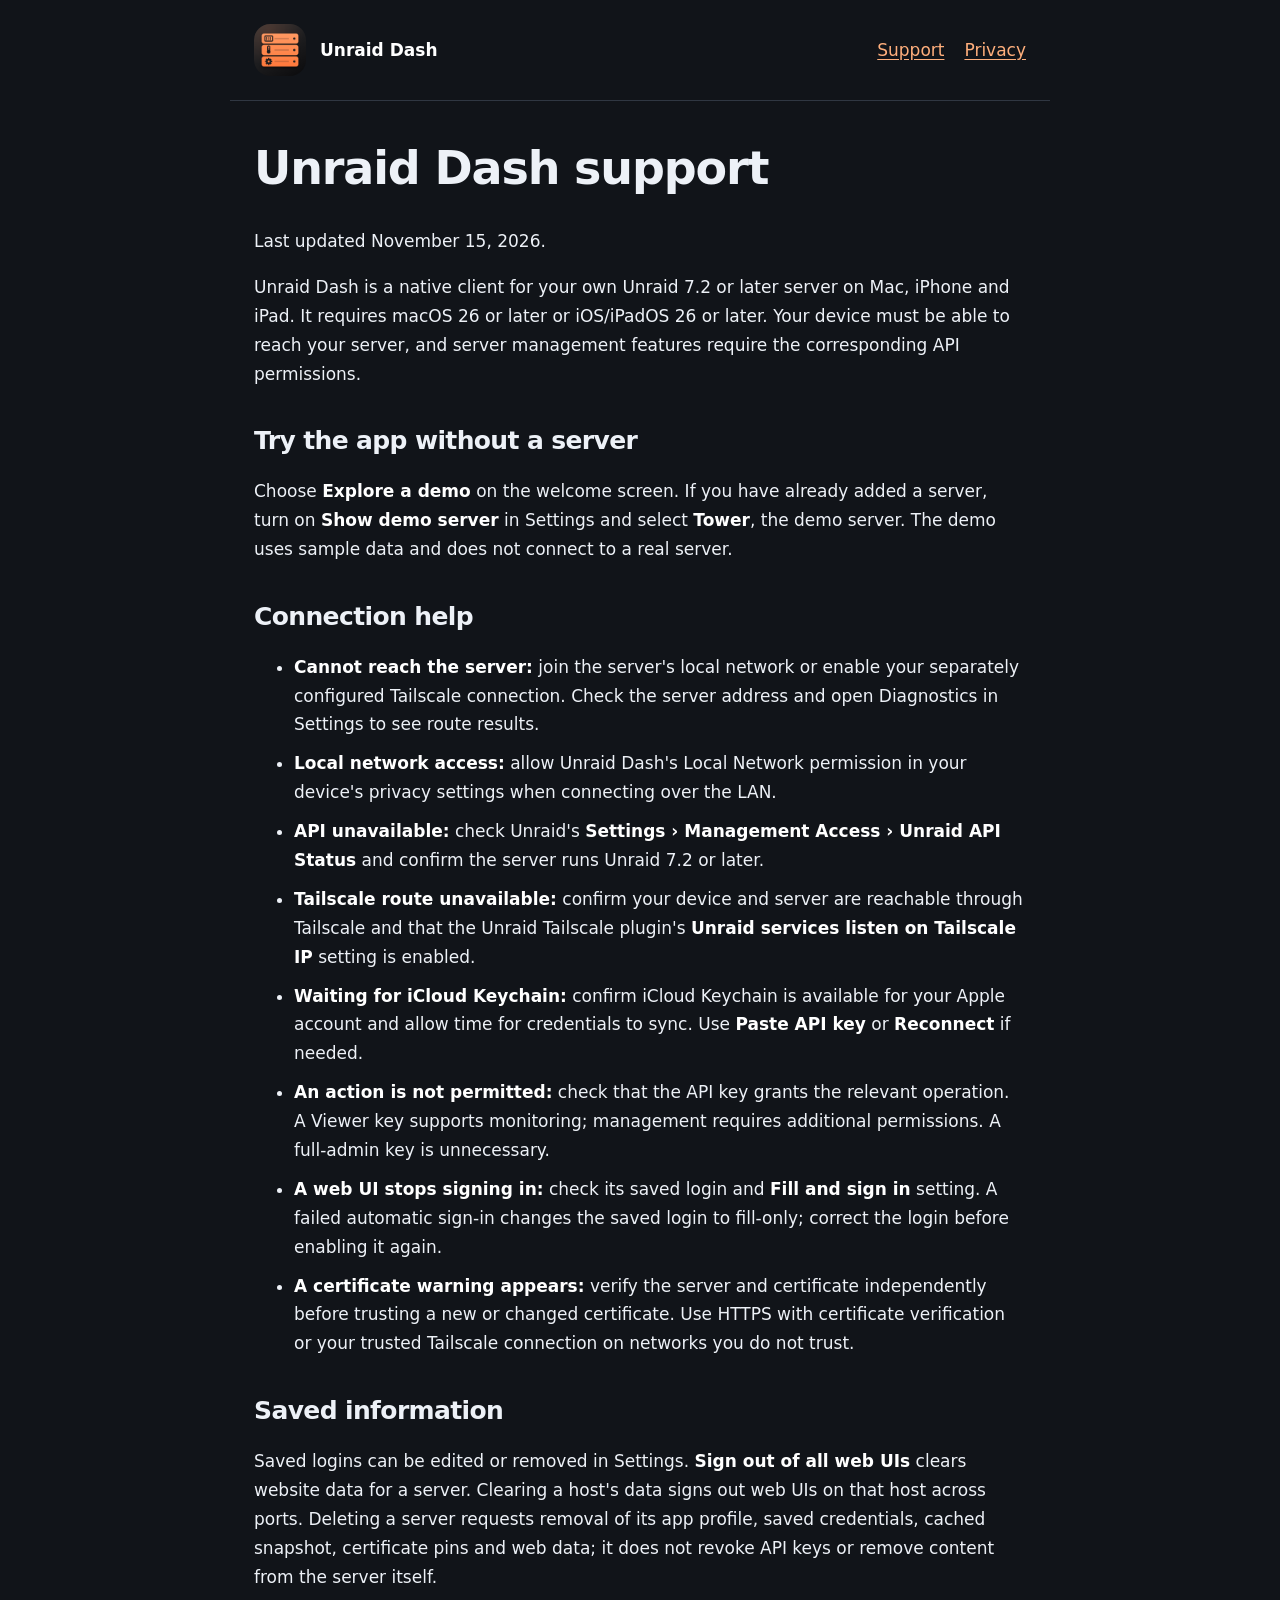
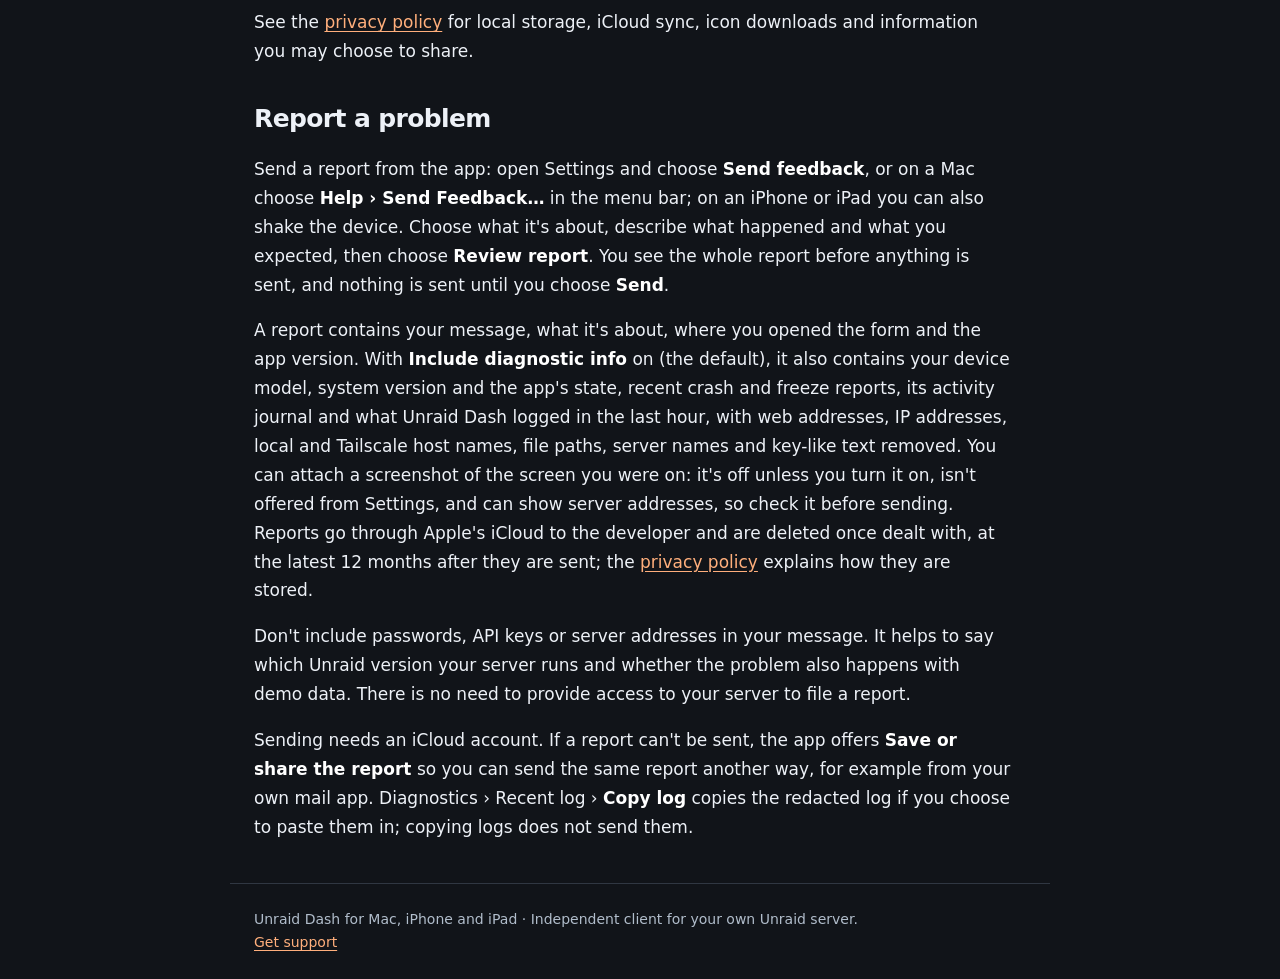
<file: index.html>
<!doctype html>
<html lang="en"><head><meta charset="utf-8"><meta name="viewport" content="width=device-width,initial-scale=1"><meta name="description" content="Unraid Dash support"><title>Unraid Dash support</title><link rel="stylesheet" href="style.css"><link rel="icon" href="icon.png"></head><body><header><img src="icon.png" width="52" height="52" alt=""><strong>Unraid Dash</strong><nav aria-label="Help pages"><a href="./">Support</a><a href="privacy.html">Privacy</a></nav></header><main><h1>Unraid Dash support</h1>
<p>Last updated November 15, 2026.</p>
<p>Unraid Dash is a native client for your own Unraid 7.2 or later server on Mac, iPhone and iPad. It requires macOS 26 or later or iOS/iPadOS 26 or later. Your device must be able to reach your server, and server management features require the corresponding API permissions.</p>
<h2>Try the app without a server</h2>
<p>Choose <strong>Explore a demo</strong> on the welcome screen. If you have already added a server, turn on <strong>Show demo server</strong> in Settings and select <strong>Tower</strong>, the demo server. The demo uses sample data and does not connect to a real server.</p>
<h2>Connection help</h2>
<ul>
<li><strong>Cannot reach the server:</strong> join the server's local network or enable your separately configured Tailscale connection. Check the server address and open Diagnostics in Settings to see route results.</li>
<li><strong>Local network access:</strong> allow Unraid Dash's Local Network permission in your device's privacy settings when connecting over the LAN.</li>
<li><strong>API unavailable:</strong> check Unraid's <strong>Settings › Management Access › Unraid API Status</strong> and confirm the server runs Unraid 7.2 or later.</li>
<li><strong>Tailscale route unavailable:</strong> confirm your device and server are reachable through Tailscale and that the Unraid Tailscale plugin's <strong>Unraid services listen on Tailscale IP</strong> setting is enabled.</li>
<li><strong>Waiting for iCloud Keychain:</strong> confirm iCloud Keychain is available for your Apple account and allow time for credentials to sync. Use <strong>Paste API key</strong> or <strong>Reconnect</strong> if needed.</li>
<li><strong>An action is not permitted:</strong> check that the API key grants the relevant operation. A Viewer key supports monitoring; management requires additional permissions. A full-admin key is unnecessary.</li>
<li><strong>A web UI stops signing in:</strong> check its saved login and <strong>Fill and sign in</strong> setting. A failed automatic sign-in changes the saved login to fill-only; correct the login before enabling it again.</li>
<li><strong>A certificate warning appears:</strong> verify the server and certificate independently before trusting a new or changed certificate. Use HTTPS with certificate verification or your trusted Tailscale connection on networks you do not trust.</li>
</ul>
<h2>Saved information</h2>
<p>Saved logins can be edited or removed in Settings. <strong>Sign out of all web UIs</strong> clears website data for a server. Clearing a host's data signs out web UIs on that host across ports. Deleting a server requests removal of its app profile, saved credentials, cached snapshot, certificate pins and web data; it does not revoke API keys or remove content from the server itself.</p>
<p>See the <a href="https://sequoyahgeber.github.io/unraid-dash-support/privacy.html">privacy policy</a> for local storage, iCloud sync, icon downloads and information you may choose to share.</p>
<h2>Report a problem</h2>
<p>Send a report from the app: open Settings and choose <strong>Send feedback</strong>, or on a Mac choose <strong>Help › Send Feedback…</strong> in the menu bar; on an iPhone or iPad you can also shake the device. Choose what it's about, describe what happened and what you expected, then choose <strong>Review report</strong>. You see the whole report before anything is sent, and nothing is sent until you choose <strong>Send</strong>.</p>
<p>A report contains your message, what it's about, where you opened the form and the app version. With <strong>Include diagnostic info</strong> on (the default), it also contains your device model, system version and the app's state, recent crash and freeze reports, its activity journal and what Unraid Dash logged in the last hour, with web addresses, IP addresses, local and Tailscale host names, file paths, server names and key-like text removed. You can attach a screenshot of the screen you were on: it's off unless you turn it on, isn't offered from Settings, and can show server addresses, so check it before sending. Reports go through Apple's iCloud to the developer and are deleted once dealt with, at the latest 12 months after they are sent; the <a href="https://sequoyahgeber.github.io/unraid-dash-support/privacy.html">privacy policy</a> explains how they are stored.</p>
<p>Don't include passwords, API keys or server addresses in your message. It helps to say which Unraid version your server runs and whether the problem also happens with demo data. There is no need to provide access to your server to file a report.</p>
<p>Sending needs an iCloud account. If a report can't be sent, the app offers <strong>Save or share the report</strong> so you can send the same report another way, for example from your own mail app. Diagnostics › Recent log › <strong>Copy log</strong> copies the redacted log if you choose to paste them in; copying logs does not send them.</p></main><footer>Unraid Dash for Mac, iPhone and iPad · Independent client for your own Unraid server.<br><a href="./">Get support</a></footer></body></html>
</file>
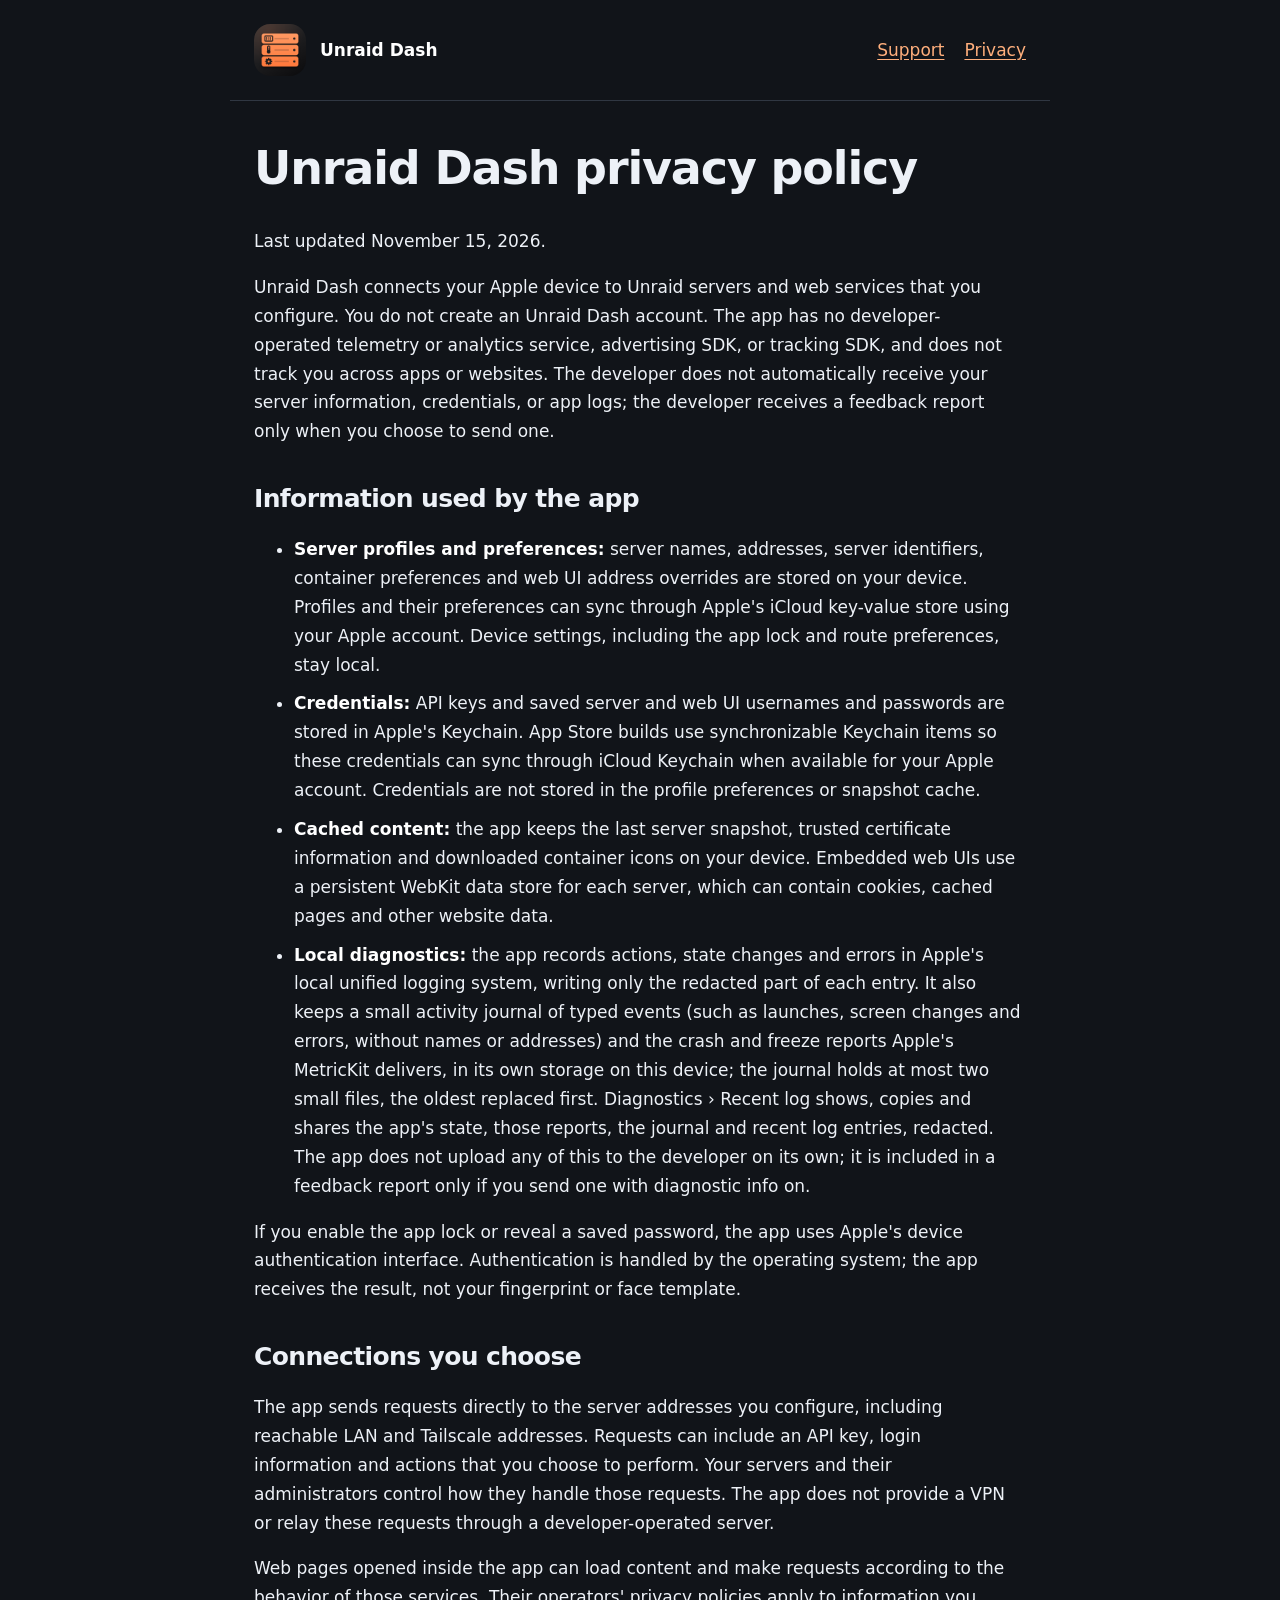
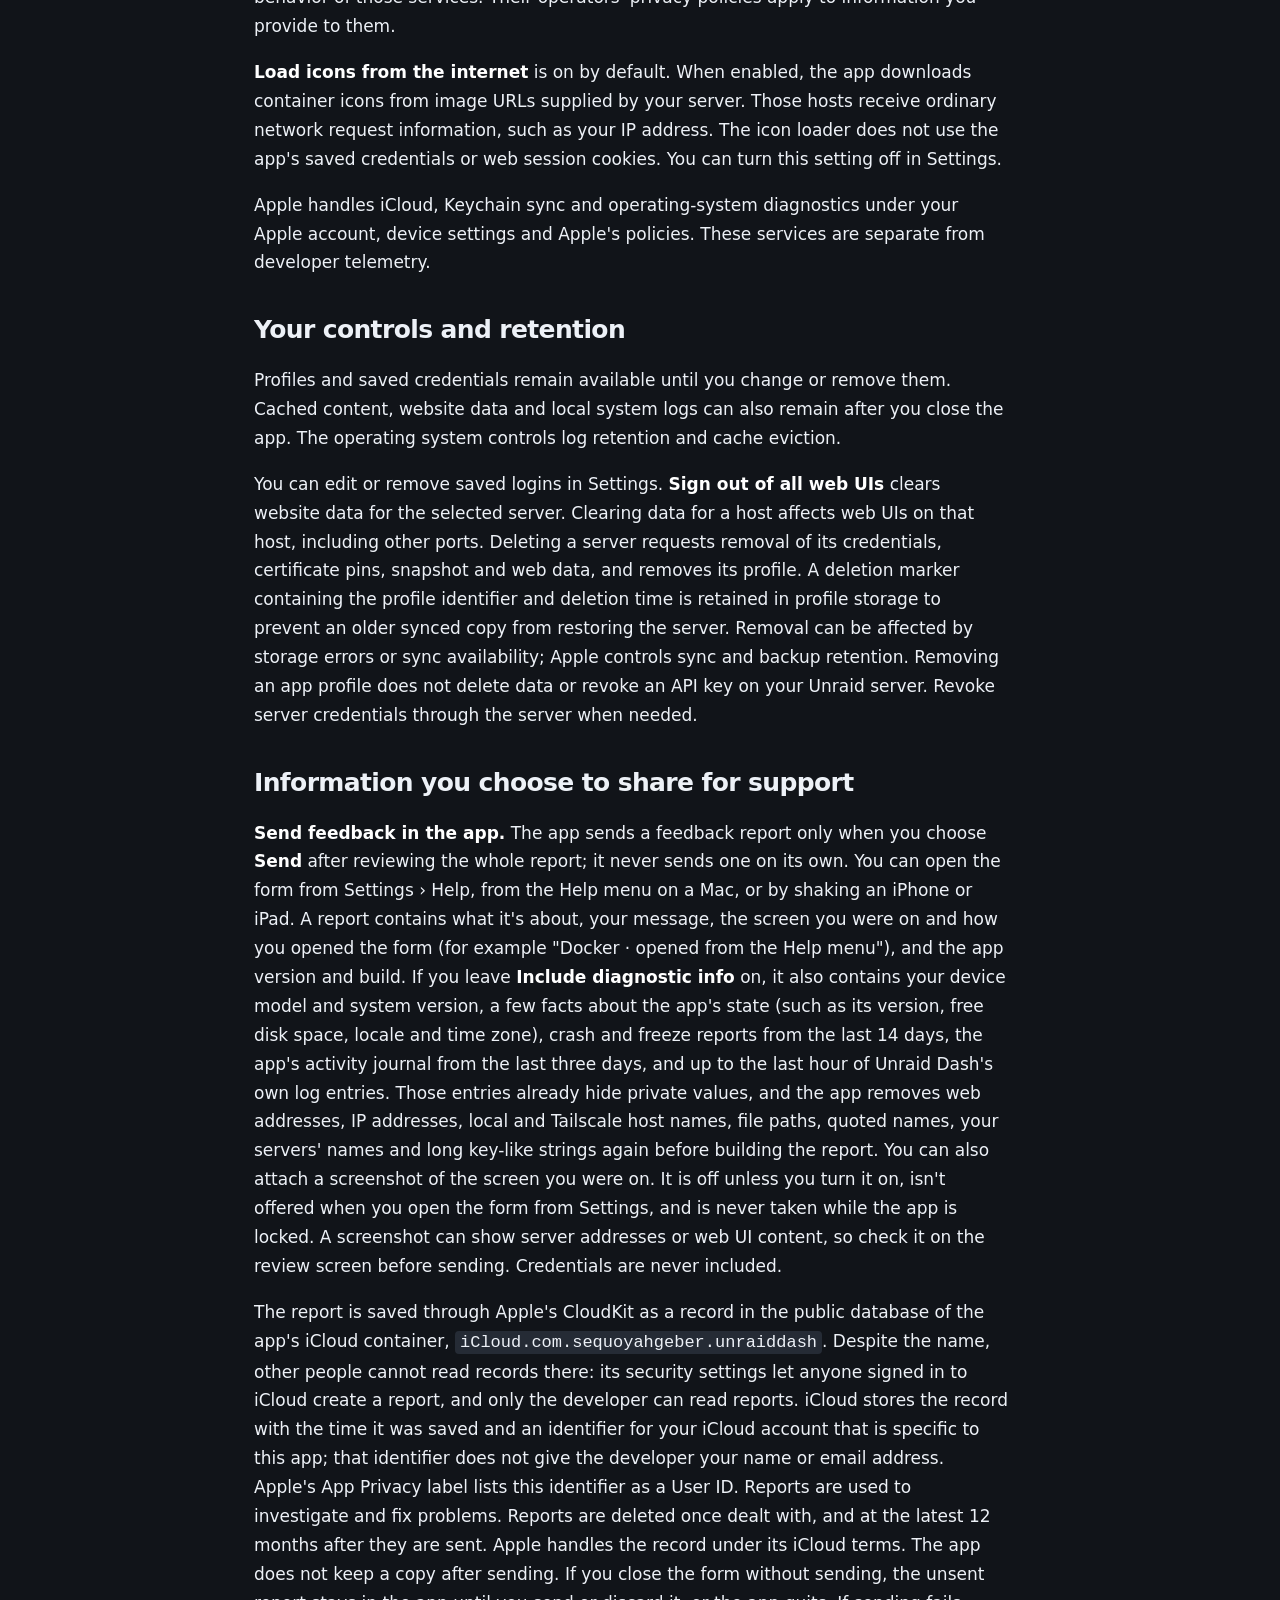
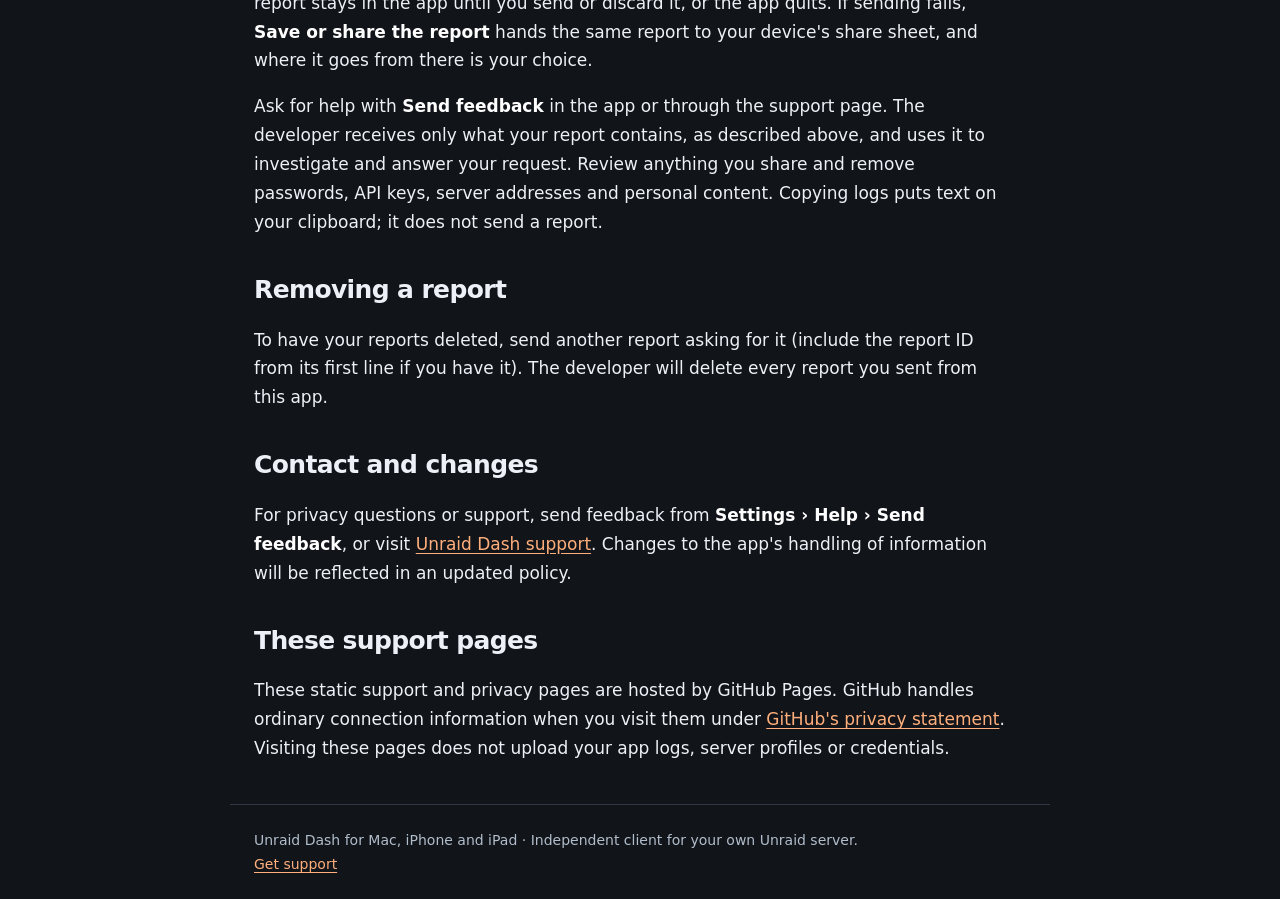
<file: privacy.html>
<!doctype html>
<html lang="en"><head><meta charset="utf-8"><meta name="viewport" content="width=device-width,initial-scale=1"><meta name="description" content="Unraid Dash privacy policy"><title>Unraid Dash privacy policy</title><link rel="stylesheet" href="style.css"><link rel="icon" href="icon.png"></head><body><header><img src="icon.png" width="52" height="52" alt=""><strong>Unraid Dash</strong><nav aria-label="Help pages"><a href="./">Support</a><a href="privacy.html">Privacy</a></nav></header><main><h1>Unraid Dash privacy policy</h1>
<p>Last updated November 15, 2026.</p>
<p>Unraid Dash connects your Apple device to Unraid servers and web services that you configure. You do not create an Unraid Dash account. The app has no developer-operated telemetry or analytics service, advertising SDK, or tracking SDK, and does not track you across apps or websites. The developer does not automatically receive your server information, credentials, or app logs; the developer receives a feedback report only when you choose to send one.</p>
<h2>Information used by the app</h2>
<ul>
<li><strong>Server profiles and preferences:</strong> server names, addresses, server identifiers, container preferences and web UI address overrides are stored on your device. Profiles and their preferences can sync through Apple's iCloud key-value store using your Apple account. Device settings, including the app lock and route preferences, stay local.</li>
<li><strong>Credentials:</strong> API keys and saved server and web UI usernames and passwords are stored in Apple's Keychain. App Store builds use synchronizable Keychain items so these credentials can sync through iCloud Keychain when available for your Apple account. Credentials are not stored in the profile preferences or snapshot cache.</li>
<li><strong>Cached content:</strong> the app keeps the last server snapshot, trusted certificate information and downloaded container icons on your device. Embedded web UIs use a persistent WebKit data store for each server, which can contain cookies, cached pages and other website data.</li>
<li><strong>Local diagnostics:</strong> the app records actions, state changes and errors in Apple's local unified logging system, writing only the redacted part of each entry. It also keeps a small activity journal of typed events (such as launches, screen changes and errors, without names or addresses) and the crash and freeze reports Apple's MetricKit delivers, in its own storage on this device; the journal holds at most two small files, the oldest replaced first. Diagnostics › Recent log shows, copies and shares the app's state, those reports, the journal and recent log entries, redacted. The app does not upload any of this to the developer on its own; it is included in a feedback report only if you send one with diagnostic info on.</li>
</ul>
<p>If you enable the app lock or reveal a saved password, the app uses Apple's device authentication interface. Authentication is handled by the operating system; the app receives the result, not your fingerprint or face template.</p>
<h2>Connections you choose</h2>
<p>The app sends requests directly to the server addresses you configure, including reachable LAN and Tailscale addresses. Requests can include an API key, login information and actions that you choose to perform. Your servers and their administrators control how they handle those requests. The app does not provide a VPN or relay these requests through a developer-operated server.</p>
<p>Web pages opened inside the app can load content and make requests according to the behavior of those services. Their operators' privacy policies apply to information you provide to them.</p>
<p><strong>Load icons from the internet</strong> is on by default. When enabled, the app downloads container icons from image URLs supplied by your server. Those hosts receive ordinary network request information, such as your IP address. The icon loader does not use the app's saved credentials or web session cookies. You can turn this setting off in Settings.</p>
<p>Apple handles iCloud, Keychain sync and operating-system diagnostics under your Apple account, device settings and Apple's policies. These services are separate from developer telemetry.</p>
<h2>Your controls and retention</h2>
<p>Profiles and saved credentials remain available until you change or remove them. Cached content, website data and local system logs can also remain after you close the app. The operating system controls log retention and cache eviction.</p>
<p>You can edit or remove saved logins in Settings. <strong>Sign out of all web UIs</strong> clears website data for the selected server. Clearing data for a host affects web UIs on that host, including other ports. Deleting a server requests removal of its credentials, certificate pins, snapshot and web data, and removes its profile. A deletion marker containing the profile identifier and deletion time is retained in profile storage to prevent an older synced copy from restoring the server. Removal can be affected by storage errors or sync availability; Apple controls sync and backup retention. Removing an app profile does not delete data or revoke an API key on your Unraid server. Revoke server credentials through the server when needed.</p>
<h2>Information you choose to share for support</h2>
<p><strong>Send feedback in the app.</strong> The app sends a feedback report only when you choose <strong>Send</strong> after reviewing the whole report; it never sends one on its own. You can open the form from Settings › Help, from the Help menu on a Mac, or by shaking an iPhone or iPad. A report contains what it's about, your message, the screen you were on and how you opened the form (for example "Docker · opened from the Help menu"), and the app version and build. If you leave <strong>Include diagnostic info</strong> on, it also contains your device model and system version, a few facts about the app's state (such as its version, free disk space, locale and time zone), crash and freeze reports from the last 14 days, the app's activity journal from the last three days, and up to the last hour of Unraid Dash's own log entries. Those entries already hide private values, and the app removes web addresses, IP addresses, local and Tailscale host names, file paths, quoted names, your servers' names and long key-like strings again before building the report. You can also attach a screenshot of the screen you were on. It is off unless you turn it on, isn't offered when you open the form from Settings, and is never taken while the app is locked. A screenshot can show server addresses or web UI content, so check it on the review screen before sending. Credentials are never included.</p>
<p>The report is saved through Apple's CloudKit as a record in the public database of the app's iCloud container, <code>iCloud.com.sequoyahgeber.unraiddash</code>. Despite the name, other people cannot read records there: its security settings let anyone signed in to iCloud create a report, and only the developer can read reports. iCloud stores the record with the time it was saved and an identifier for your iCloud account that is specific to this app; that identifier does not give the developer your name or email address. Apple's App Privacy label lists this identifier as a User ID. Reports are used to investigate and fix problems. Reports are deleted once dealt with, and at the latest 12 months after they are sent. Apple handles the record under its iCloud terms. The app does not keep a copy after sending. If you close the form without sending, the unsent report stays in the app until you send or discard it, or the app quits. If sending fails, <strong>Save or share the report</strong> hands the same report to your device's share sheet, and where it goes from there is your choice.</p>
<p>Ask for help with <strong>Send feedback</strong> in the app or through the support page. The developer receives only what your report contains, as described above, and uses it to investigate and answer your request. Review anything you share and remove passwords, API keys, server addresses and personal content. Copying logs puts text on your clipboard; it does not send a report.</p>
<h2>Removing a report</h2>
<p>To have your reports deleted, send another report asking for it (include the report ID from its first line if you have it). The developer will delete every report you sent from this app.</p>
<h2>Contact and changes</h2>
<p>For privacy questions or support, send feedback from <strong>Settings › Help › Send feedback</strong>, or visit <a href="https://sequoyahgeber.github.io/unraid-dash-support/">Unraid Dash support</a>. Changes to the app's handling of information will be reflected in an updated policy.</p>
<h2>These support pages</h2>
<p>These static support and privacy pages are hosted by GitHub Pages. GitHub handles ordinary connection information when you visit them under <a href="https://docs.github.com/en/site-policy/privacy-policies/github-general-privacy-statement">GitHub's privacy statement</a>. Visiting these pages does not upload your app logs, server profiles or credentials.</p></main><footer>Unraid Dash for Mac, iPhone and iPad · Independent client for your own Unraid server.<br><a href="./">Get support</a></footer></body></html>
</file>
<file: style.css>
*{box-sizing:border-box}body{margin:0;background:#111419;color:#edf1f7;font:17px/1.7 system-ui,-apple-system,BlinkMacSystemFont,sans-serif}main,header,footer{max-width:820px;margin:auto;padding:24px}header{display:flex;align-items:center;gap:14px;border-bottom:1px solid #303742}header img{border-radius:16px}nav{margin-left:auto;display:flex;gap:20px}a{color:#ffaf7c;text-underline-offset:3px}h1,h2{line-height:1.2;letter-spacing:-.025em}h1{font-size:clamp(32px,6vw,46px);margin-top:16px}h2{font-size:25px;margin-top:38px}p,li{max-width:70ch}li{margin:10px 0}footer{border-top:1px solid #303742;font-size:14px;color:#b1bdcb}strong{color:#fff}code{background:#252b35;padding:2px 5px;border-radius:4px}@media(max-width:560px){header{align-items:flex-start;flex-wrap:wrap}nav{margin-left:0;width:100%}}
</file>
